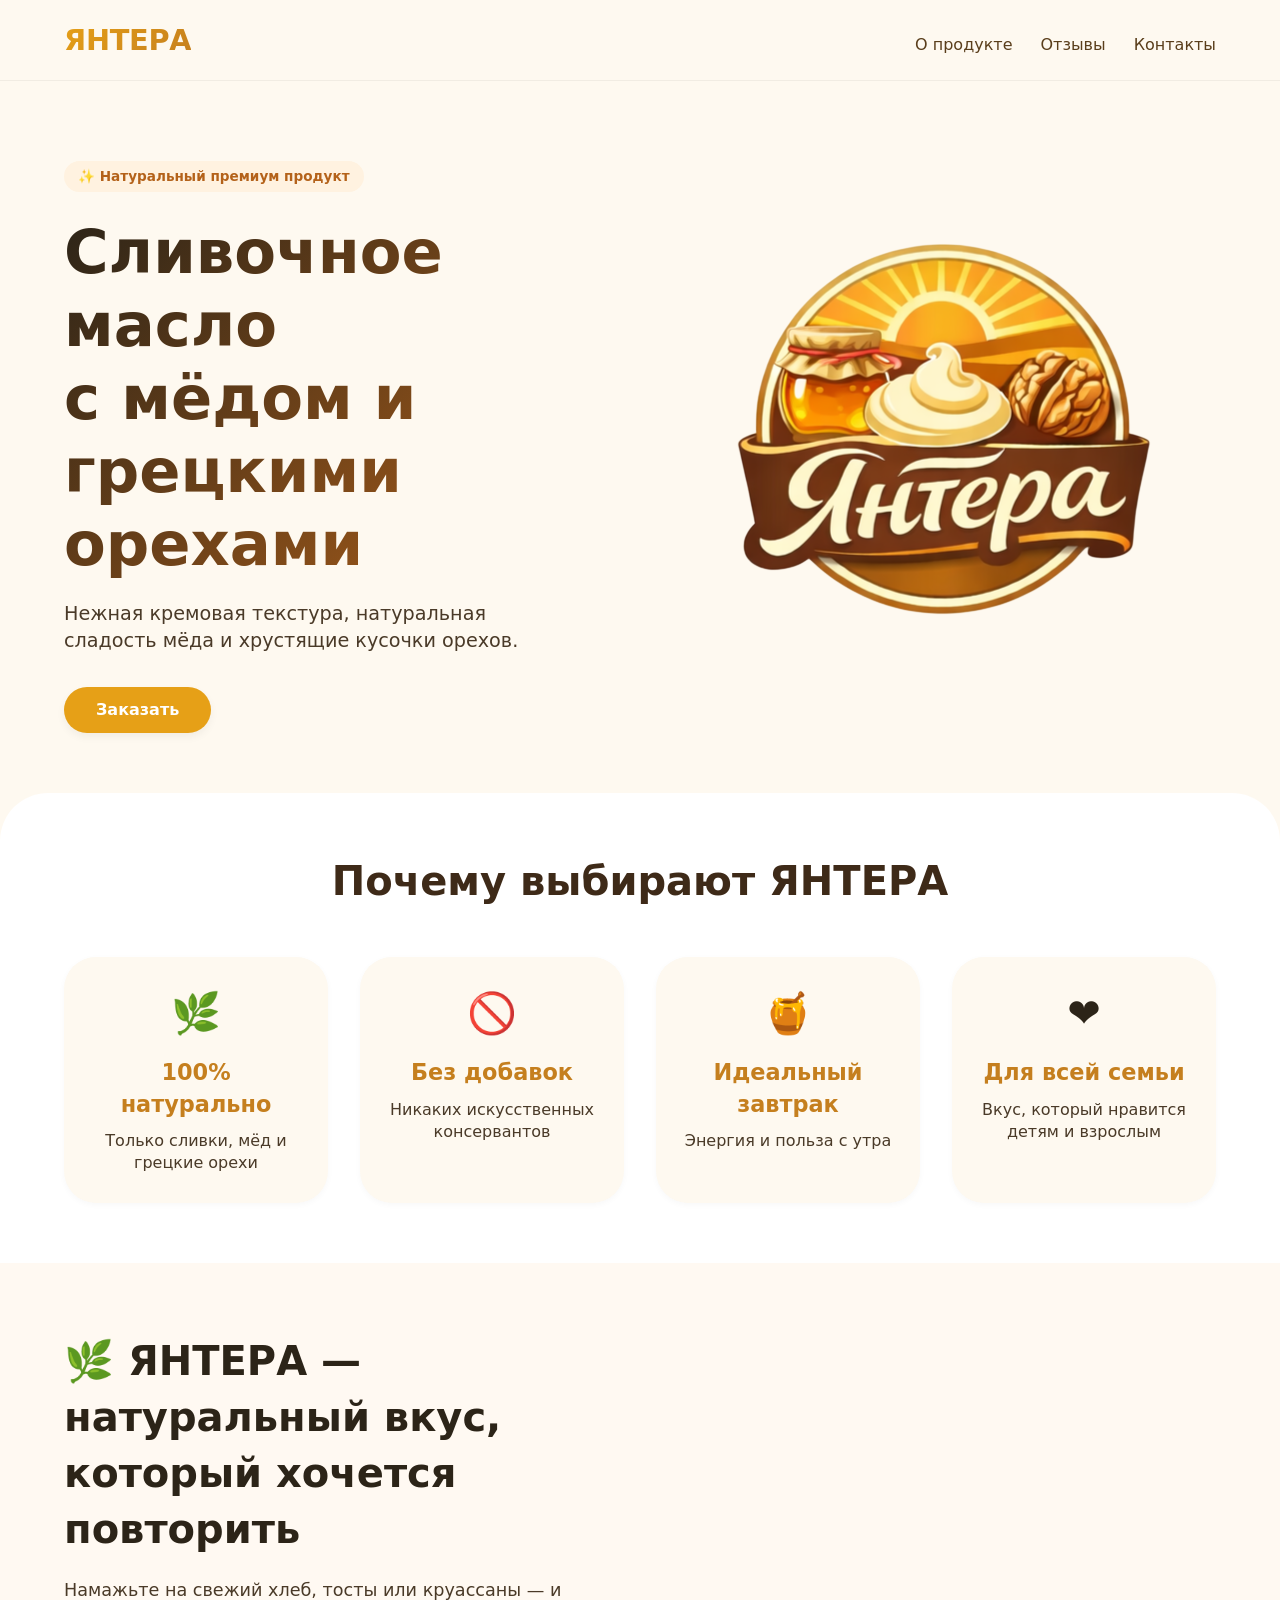
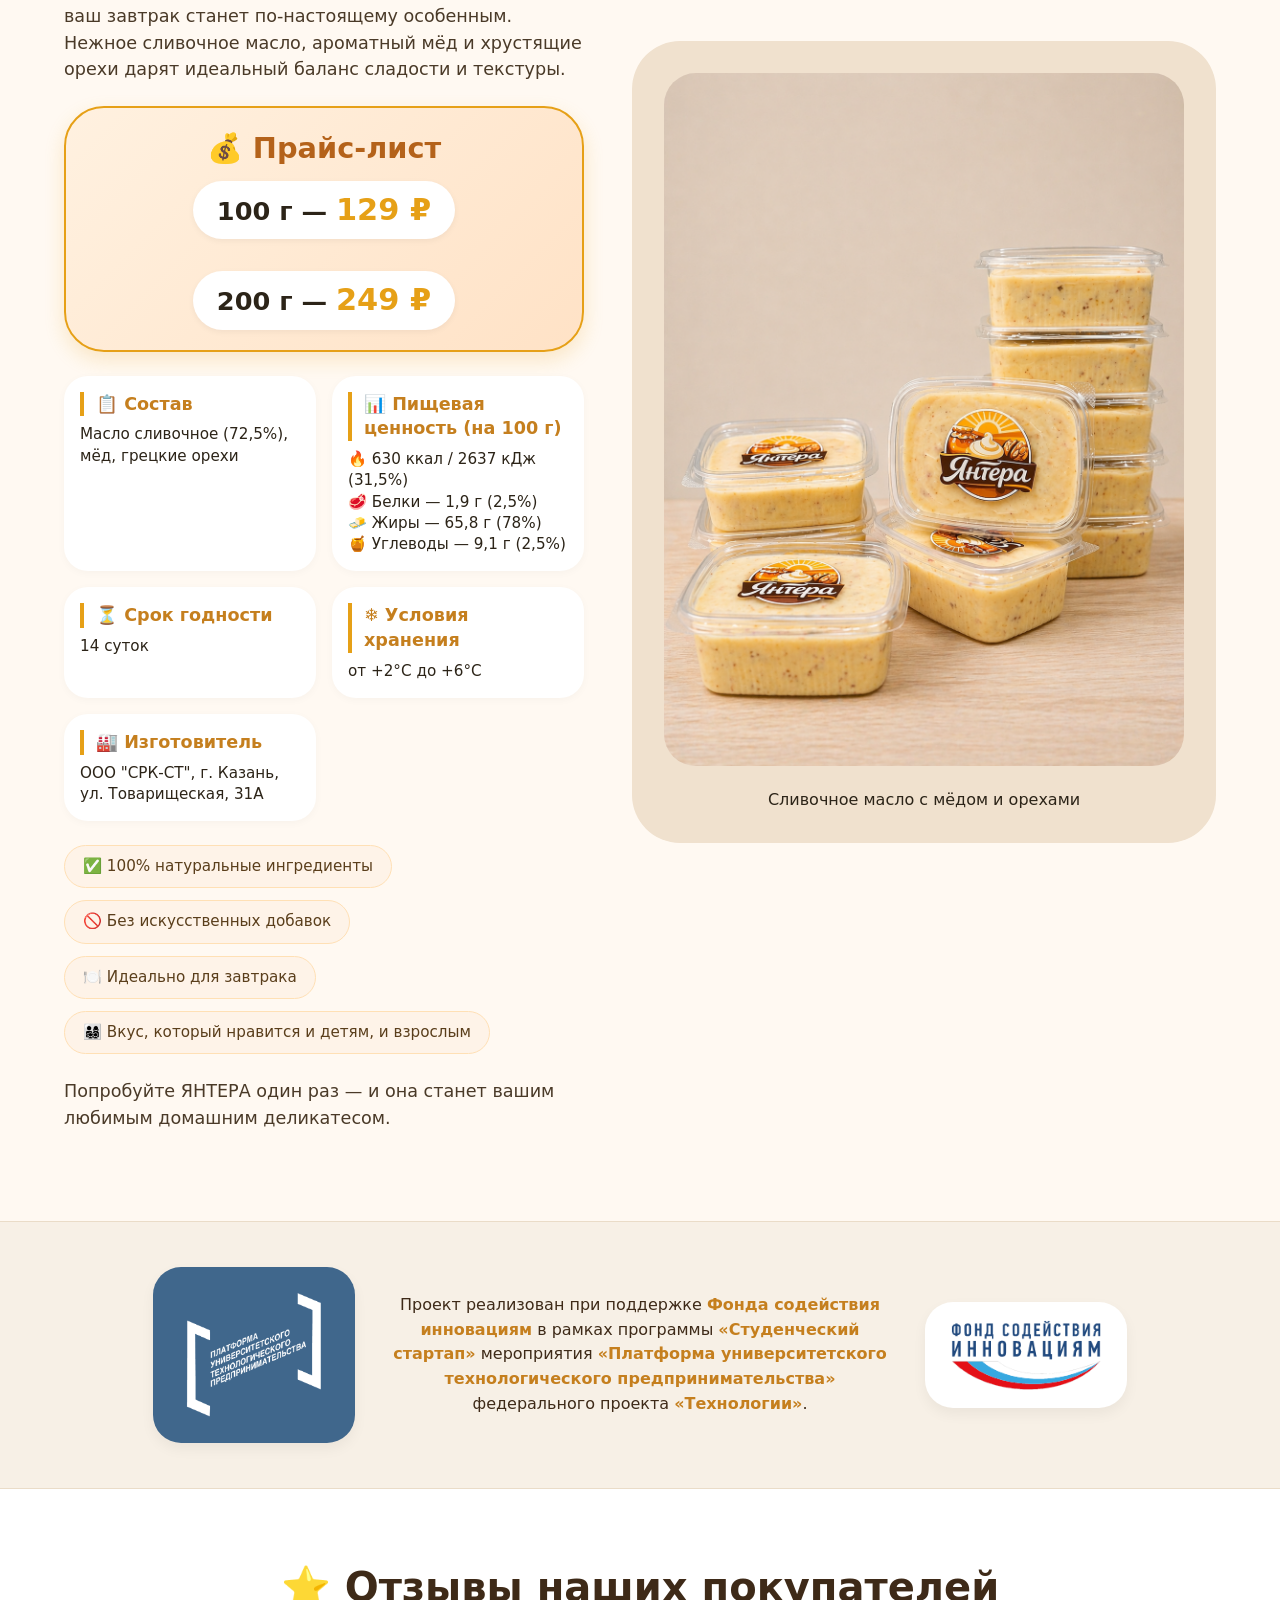
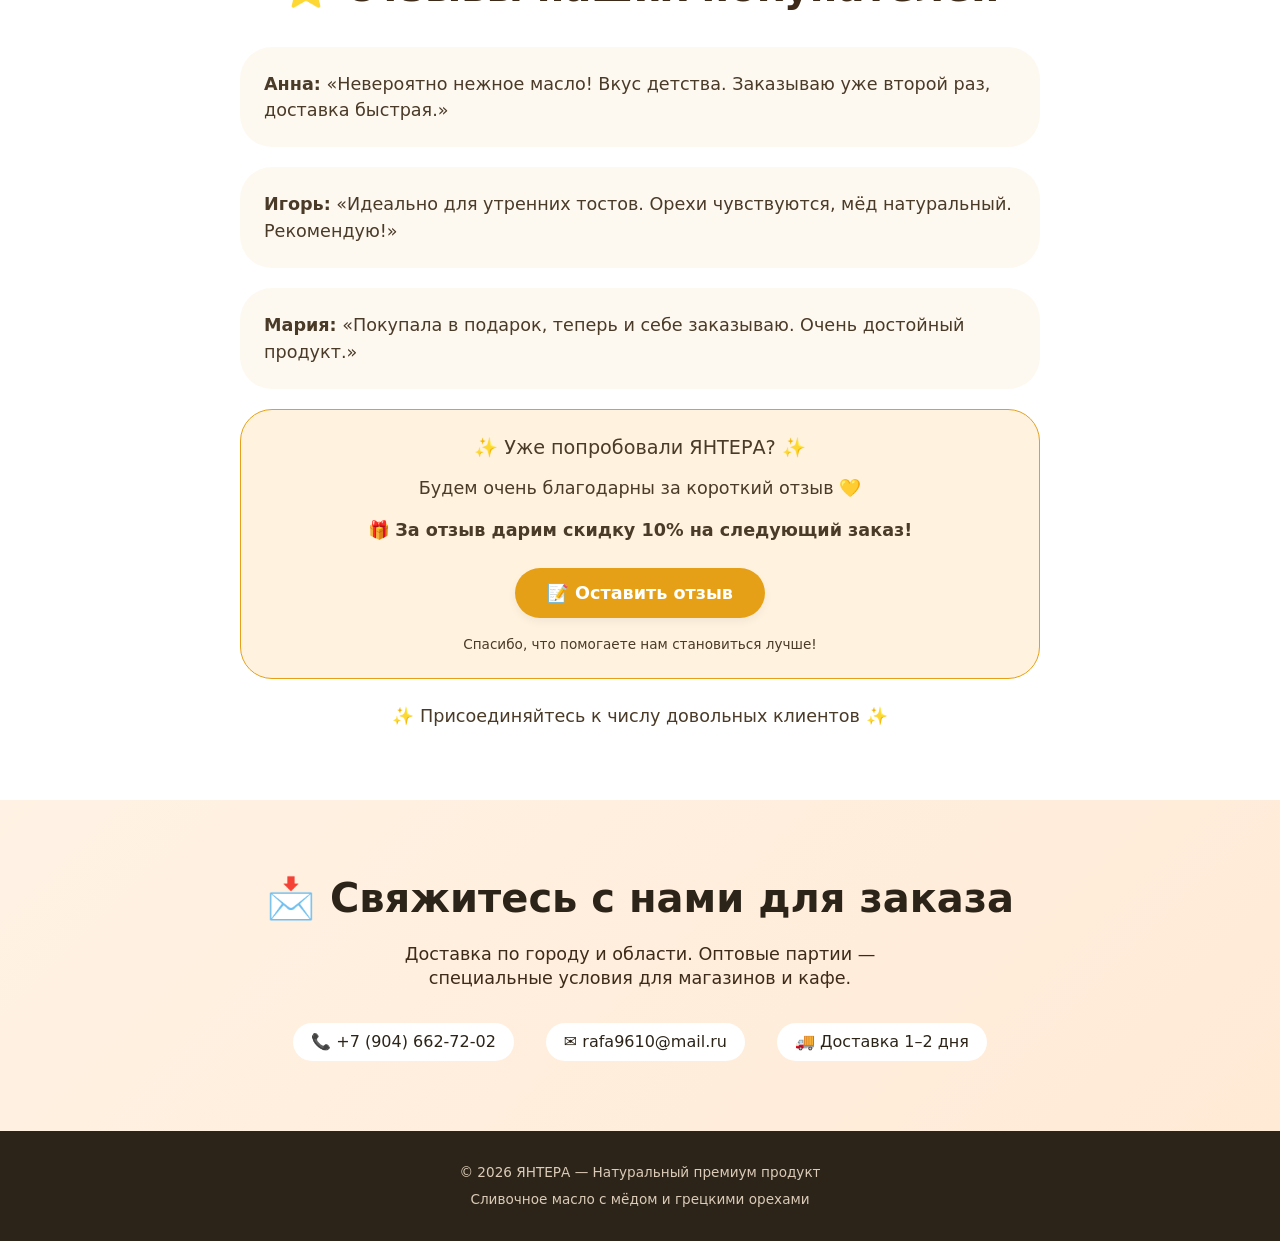
<file: index.html>
<!DOCTYPE html>
<html lang="ru">
<head>
    <meta charset="UTF-8">
    <meta name="viewport" content="width=device-width, initial-scale=1.0, viewport-fit=cover">
    <!-- Favicon для браузеров и поисковых систем -->
    <link rel="icon" type="image/png" sizes="128x128" href="yantera_logo_128x128.png">
    <link rel="icon" type="image/png" sizes="64x64" href="yantera_logo_128x128.png">
    <link rel="icon" type="image/png" sizes="32x32" href="yantera_logo_128x128.png">
    <link rel="shortcut icon" type="image/png" href="yantera_logo_128x128.png">

    <!-- Для Apple / iOS (если нужно) -->
    <link rel="apple-touch-icon" sizes="180x180" href="yantera_logo_128x128.png">

    <!-- Цвет темы для браузера (опционально, под ваш стиль) -->
    <meta name="theme-color" content="#E6A017">
    <title>ЯНТЕРА — Сливочное масло с мёдом и грецкими орехами</title>
    <style>
        * {
            margin: 0;
            padding: 0;
            box-sizing: border-box;
        }

        body {
            font-family: system-ui, -apple-system, 'Segoe UI', Roboto, 'Helvetica Neue', sans-serif;
            background: #FEF9F0;
            color: #2C2418;
            line-height: 1.4;
            /* Убираем scroll-behavior: smooth, чтобы не конфликтовать с JS */
        }

        .container {
            max-width: 1200px;
            margin: 0 auto;
            padding: 0 24px;
        }

        /* Шапка */
        .header {
            padding: 20px 0;
            border-bottom: 1px solid rgba(0,0,0,0.05);
            background: rgba(254,249,240,0.95);
            backdrop-filter: blur(8px);
            position: sticky;
            top: 0;
            z-index: 100;
        }
        .header-inner {
            display: flex;
            justify-content: space-between;
            align-items: baseline;
            flex-wrap: wrap;
            gap: 16px;
        }
        .logo {
            font-size: 1.8rem;
            font-weight: 700;
            letter-spacing: -0.01em;
            background: linear-gradient(135deg, #E6A017, #C57F1E);
            background-clip: text;
            -webkit-background-clip: text;
            color: transparent;
        }
        .nav-links {
            display: flex;
            gap: 28px;
            flex-wrap: wrap;
        }
        .nav-links a {
            text-decoration: none;
            color: #5A3E1B;
            font-weight: 500;
            transition: color 0.2s;
        }
        .nav-links a:hover {
            color: #C57F1E;
        }

        /* Кнопка */
        .btn {
            display: inline-block;
            background: #E6A017;
            color: white;
            font-weight: 600;
            padding: 12px 32px;
            border-radius: 48px;
            text-decoration: none;
            transition: all 0.25s ease;
            border: none;
            cursor: pointer;
            box-shadow: 0 4px 8px rgba(0,0,0,0.05);
        }
        .btn:hover {
            background: #C57F1E;
            transform: translateY(-2px);
            box-shadow: 0 8px 18px rgba(198,127,30,0.2);
        }

        /* Hero */
        .hero {
            padding: 80px 0 60px;
        }
        .hero-grid {
            display: flex;
            flex-wrap: wrap;
            gap: 48px;
            align-items: center;
            justify-content: space-between;
        }
        .hero-content {
            flex: 1;
            min-width: 280px;
        }
        .hero-badge {
            background: #FFF2E0;
            color: #B4621A;
            display: inline-block;
            padding: 6px 14px;
            border-radius: 40px;
            font-size: 0.85rem;
            font-weight: 600;
            margin-bottom: 24px;
        }
        .hero-content h1 {
            font-size: 3.8rem;
            font-weight: 800;
            line-height: 1.2;
            margin-bottom: 20px;
            background: linear-gradient(135deg, #2C2418, #B4621A);
            background-clip: text;
            -webkit-background-clip: text;
            color: transparent;
        }
        .hero-content p {
            font-size: 1.2rem;
            color: #4A3A28;
            margin-bottom: 32px;
            max-width: 500px;
        }
        .hero-image {
            flex: 1;
            text-align: center;
        }
        .hero-image svg {
            max-width: 100%;
            height: auto;
            filter: drop-shadow(0 12px 20px rgba(0,0,0,0.1));
        }

        /* Преимущества */
        .features {
            padding: 60px 0;
            background: #FFFFFF;
            border-radius: 48px 48px 0 0;
        }
        .section-title {
            text-align: center;
            font-size: 2.5rem;
            font-weight: 700;
            margin-bottom: 48px;
            color: #3E2A18;
        }
        .features-grid {
            display: flex;
            flex-wrap: wrap;
            gap: 32px;
            justify-content: center;
        }
        .feature-card {
            background: #FEF9F0;
            padding: 28px 20px;
            border-radius: 32px;
            flex: 1;
            min-width: 200px;
            text-align: center;
            transition: all 0.2s;
            box-shadow: 0 2px 6px rgba(0,0,0,0.03);
        }
        .feature-card:hover {
            transform: translateY(-6px);
            background: #FFF5E8;
        }
        .feature-icon {
            font-size: 2.5rem;
            margin-bottom: 16px;
        }
        .feature-card h3 {
            font-size: 1.4rem;
            margin-bottom: 10px;
            color: #C57F1E;
        }
        .feature-card p {
            color: #4A3A28;
        }

        /* О продукте */
        .product-desc {
            padding: 70px 0;
            background: #FFF9F2;
        }
        .desc-inner {
            display: flex;
            flex-wrap: wrap;
            gap: 48px;
            align-items: center;
        }
        .desc-text {
            flex: 1;
        }
        .desc-text h2 {
            font-size: 2.5rem;
            margin-bottom: 20px;
            color: #2C2418;
        }
        .desc-text p {
            font-size: 1.1rem;
            margin-bottom: 20px;
            color: #4A3A28;
            line-height: 1.5;
        }
        .desc-highlight {
            background: #FFF0DF;
            padding: 16px 24px;
            border-radius: 28px;
            margin: 20px 0;
            font-weight: 500;
        }
        .product-specs {
            display: flex;
            flex-wrap: wrap;
            gap: 16px;
            margin: 24px 0;
            background: #FFFFFF;
            border-radius: 28px;
            padding: 20px;
        }
        .spec-item {
            flex: 1;
            min-width: 140px;
            background: #FEF9F0;
            padding: 12px;
            border-radius: 20px;
            text-align: center;
        }
        .spec-label {
            font-weight: 700;
            color: #B4621A;
            margin-bottom: 6px;
        }
        .spec-value {
            color: #2C2418;
            font-size: 0.95rem;
        }
        .desc-image {
            flex: 1;
            background: #F0E1CE;
            border-radius: 48px;
            padding: 32px;
            text-align: center;
        }

        /* История и отзывы */
        .history, .reviews {
            padding: 70px 0;
            background: #FFFFFF;
        }
        .history {
            background: #FFF9F2;
        }
        .history h2, .reviews h2 {
            font-size: 2.5rem;
            margin-bottom: 32px;
            text-align: center;
            color: #3E2A18;
        }
        .history-content, .reviews-content {
            max-width: 800px;
            margin: 0 auto;
            text-align: center;
            color: #4A3A28;
            font-size: 1.1rem;
            line-height: 1.5;
        }
        .review-card {
            background: #FEF9F0;
            padding: 24px;
            border-radius: 32px;
            margin: 20px 0;
            text-align: left;
        }

        /* Контакты */
        .contact {
            padding: 70px 0;
            background: linear-gradient(135deg, #FFF2E4, #FFEAD6);
            text-align: center;
        }
        .contact h2 {
            font-size: 2.5rem;
            margin-bottom: 16px;
        }
        .contact p {
            font-size: 1.1rem;
            max-width: 560px;
            margin: 0 auto 32px;
            color: #3E2A18;
        }
        .contact-info {
            margin-top: 32px;
            display: flex;
            justify-content: center;
            gap: 32px;
            flex-wrap: wrap;
            font-size: 1rem;
        }
        .contact-info span {
            font-weight: 500;
            background: white;
            padding: 8px 18px;
            border-radius: 60px;
            display: inline-flex;
            align-items: center;
            gap: 8px;
        }

        /* Футер */
        .footer {
            background: #2C2418;
            color: #DBCBB8;
            text-align: center;
            padding: 32px 0;
            font-size: 0.85rem;
        }
        
        /* Блок поддержки Фонда содействия инновациям */
        .support-v2 {
            background: #F7F0E6;
            padding: 45px 0;
            border-top: 1px solid #EADCC8;
            border-bottom: 1px solid #EADCC8;
        }
        .support-v2 .support-content {
            display: flex;
            flex-wrap: wrap;
            align-items: center;
            justify-content: center;
            gap: 35px;
        }
        .support-v2 .support-logo {
            flex-shrink: 0;
            background: white;
            padding: 18px 26px;
            border-radius: 28px;
            box-shadow: 0 6px 14px rgba(0,0,0,0.05);
            transition: all 0.25s ease;
        }
        .support-v2 .support-logo:hover {
            transform: translateY(-3px);
            box-shadow: 0 12px 22px rgba(0,0,0,0.1);
        }
        .support-v2 .support-logo img {
            max-width: 150px;
            height: auto;
            display: block;
        }
        .support-v2 .support-text {
            flex: 1;
            min-width: 260px;
            max-width: 500px;
            font-size: 1rem;
            line-height: 1.55;
            color: #3E2A18;
            text-align: center;
        }
        .support-v2 .support-text strong {
            color: #C57F1E;
            font-weight: 700;
        }
        @media (max-width: 800px) {
            .support-v2 .support-content {
                flex-direction: column;
                gap: 24px;
            }
            .support-v2 .support-text {
                order: -1;
            }
            .support-v2 .support-logo img {
                max-width: 130px;
            }
        }

        /* Яркий блок прайс-листа */
        .price-block {
            background: linear-gradient(135deg, #FFF1E0, #FFE2C6);
            border: 2px solid #E6A017;
            border-radius: 40px;
            padding: 20px 24px;
            margin: 24px 0;
            text-align: center;
            box-shadow: 0 8px 20px rgba(230, 160, 23, 0.2);
        }
        .price-title {
            font-size: 1.8rem;
            font-weight: 800;
            color: #B4621A;
            margin-bottom: 12px;
        }
        .price-items {
            display: flex;
            justify-content: center;
            gap: 32px;
            flex-wrap: wrap;
        }
        .price-item {
            font-size: 1.6rem;
            font-weight: 600;
            background: white;
            padding: 8px 24px;
            border-radius: 60px;
            box-shadow: 0 2px 6px rgba(0,0,0,0.05);
        }
        .price-item strong {
            color: #E6A017;
            font-size: 1.9rem;
        }

        /* Сетка для характеристик */
        .product-info-grid {
            display: grid;
            grid-template-columns: repeat(auto-fit, minmax(240px, 1fr));
            gap: 16px;
            margin: 24px 0;
        }
        .info-card {
            background: #FFFFFF;
            border-radius: 24px;
            padding: 16px;
            box-shadow: 0 2px 8px rgba(0,0,0,0.03);
            transition: transform 0.2s;
        }
        .info-card:hover {
            transform: translateY(-3px);
        }
        .info-label {
            font-weight: 700;
            color: #C57F1E;
            font-size: 1.1rem;
            margin-bottom: 8px;
            border-left: 4px solid #E6A017;
            padding-left: 12px;
        }
        .info-value {
            color: #2C2418;
            font-size: 0.95rem;
            line-height: 1.4;
        }

        /* Преимущества в виде сетки */
        .advantages {
            display: flex;
            flex-wrap: wrap;
            gap: 12px;
            margin: 24px 0;
        }
        .advantage-item {
            background: #FEF3E8;
            padding: 10px 18px;
            border-radius: 40px;
            font-weight: 500;
            color: #5A3E1B;
            font-size: 0.95rem;
            border: 1px solid #FFE0B5;
        }

        .hero-image img,
        .desc-image img {
            max-width: 100%;
            height: auto;
            border-radius: 32px;
        }
        
        /* Адаптация Hero-блока */
        @media (max-width: 900px) {
            .hero {
                padding: 60px 0 40px;
            }
            .hero-content h1 {
                font-size: 2.8rem;
            }
            .hero-content p {
                font-size: 1rem;
            }
        }

        @media (max-width: 640px) {
            .hero {
                padding: 40px 0 30px;
            }
            .hero-grid {
                flex-direction: column;
                text-align: center;
                gap: 32px;
            }
            .hero-content {
                order: 1; /* текст сверху, картинка снизу */
            }
            .hero-image {
                order: 2;
            }
            .hero-content h1 {
                font-size: 2.2rem;
            }
            .hero-content p {
                font-size: 1rem;
                max-width: 100%;
                margin-left: auto;
                margin-right: auto;
            }
            .hero-badge {
                font-size: 0.75rem;
            }
            .hero-image img {
                max-width: 80%;
                margin: 0 auto;
            }
        }
    </style>
</head>
<body>

<header class="header">
    <div class="container header-inner">
        <div class="logo">ЯНТЕРА</div>
        <div class="nav-links">
            <a href="#about">О продукте</a>
            <!-- <a href="#history">История</a> -->
            <a href="#reviews">Отзывы</a>
            <a href="#contacts">Контакты</a>
        </div>
    </div>
</header>

<main>
    <!-- Hero -->
    <section class="hero">
        <div class="container hero-grid">
            <div class="hero-content">
                <div class="hero-badge">✨ Натуральный премиум продукт</div>
                <h1>Сливочное масло<br>с мёдом и грецкими орехами</h1>
                <p>Нежная кремовая текстура, натуральная сладость мёда и хрустящие кусочки орехов.</p>
                <a href="#contacts" class="btn">Заказать</a>
            </div>
            <div class="hero-image">
                <img src="yantera_logo.png" alt="Логотип ЯНТЕРА">
            </div>
        </div>
    </section>

    <!-- Преимущества -->
    <section class="features">
        <div class="container">
            <h2 class="section-title">Почему выбирают ЯНТЕРА</h2>
            <div class="features-grid">
                <div class="feature-card"><div class="feature-icon">🌿</div><h3>100% натурально</h3><p>Только сливки, мёд и грецкие орехи</p></div>
                <div class="feature-card"><div class="feature-icon">🚫</div><h3>Без добавок</h3><p>Никаких искусственных консервантов</p></div>
                <div class="feature-card"><div class="feature-icon">🍯</div><h3>Идеальный завтрак</h3><p>Энергия и польза с утра</p></div>
                <div class="feature-card"><div class="feature-icon">❤️</div><h3>Для всей семьи</h3><p>Вкус, который нравится детям и взрослым</p></div>
            </div>
        </div>
    </section>

    <!-- О продукте -->
    <section id="about" class="product-desc">
        <div class="container desc-inner">
            <div class="desc-text">
                <h2>🌿 ЯНТЕРА — натуральный вкус, который хочется повторить</h2>
                <p>Намажьте на свежий хлеб, тосты или круассаны — и ваш завтрак станет по-настоящему особенным. Нежное сливочное масло, ароматный мёд и хрустящие орехи дарят идеальный баланс сладости и текстуры.</p>

                <!-- ========== ЯРКИЙ ПРАЙС-ЛИСТ ========== -->
                <div class="price-block">
                    <div class="price-title">💰 Прайс-лист</div>
                    <div class="price-items">
                        <div class="price-item">100 г — <strong>129 ₽</strong></div>
                        <div class="price-item">200 г — <strong>249 ₽</strong></div>
                    </div>
                </div>

                <!-- ========== ОСНОВНЫЕ ХАРАКТЕРИСТИКИ В ДВЕ КОЛОНКИ ========== -->
                <div class="product-info-grid">
                    <div class="info-card">
                        <div class="info-label">📋 Состав</div>
                        <div class="info-value">Масло сливочное (72,5%), мёд, грецкие орехи</div>
                    </div>
                    <div class="info-card">
                        <div class="info-label">📊 Пищевая ценность (на 100 г)</div>
                        <div class="info-value">
                            🔥 630 ккал / 2637 кДж (31,5%)<br>
                            🥩 Белки — 1,9 г (2,5%)<br>
                            🧈 Жиры — 65,8 г (78%)<br>
                            🍯 Углеводы — 9,1 г (2,5%)
                        </div>
                    </div>
                    <div class="info-card">
                        <div class="info-label">⏳ Срок годности</div>
                        <div class="info-value">14 суток</div>
                    </div>
                    <div class="info-card">
                        <div class="info-label">❄️ Условия хранения</div>
                        <div class="info-value">от +2°C до +6°C</div>
                    </div>
                    <div class="info-card">
                        <div class="info-label">🏭 Изготовитель</div>
                        <div class="info-value">ООО "СРК-СТ", г. Казань, ул. Товарищеская, 31А</div>
                    </div>
                </div>

                <!-- ========== ПРЕИМУЩЕСТВА (из второго фото) ========== -->
                <div class="advantages">
                    <div class="advantage-item">✅ 100% натуральные ингредиенты</div>
                    <div class="advantage-item">🚫 Без искусственных добавок</div>
                    <div class="advantage-item">🍽️ Идеально для завтрака</div>
                    <div class="advantage-item">👨‍👩‍👧‍👦 Вкус, который нравится и детям, и взрослым</div>
                </div>

                <p>Попробуйте ЯНТЕРА один раз — и она станет вашим любимым домашним деликатесом.</p>
            </div>

            <!-- Блок с вашим фото -->
            <div class="desc-image">
                <img src="yantera_image.png" alt="Сливочное масло с мёдом и грецкими орехами">
                <p style="margin-top: 16px; font-weight: 500;">Сливочное масло с мёдом и орехами</p>
            </div>
        </div>
    </section>

    <!-- История бренда -->
    <!-- <section id="history" class="history">
        <div class="container">
            <h2>📖 История бренда</h2>
            <div class="history-content">
                <p>(Текст истории бренда появится позже)</p>
            </div>
        </div>
    </section> -->

    <!-- Блок поддержки Вариант 2: Фото слева + текст по центру + фото справа -->
    <section class="support support-v2">
        <div class="container support-container">
            <div class="support-content">
                <div class="support-logo" style="background-color: #40678c;">
                    <img src="Risunok1.png" alt="Фонд содействия инновациям">
                </div>
                <div class="support-text">
                    <p>
                        Проект реализован при поддержке <strong>Фонда содействия инновациям</strong> 
                        в рамках программы <strong>«Студенческий стартап»</strong> мероприятия 
                        <strong>«Платформа университетского технологического предпринимательства»</strong> 
                        федерального проекта <strong>«Технологии»</strong>.
                    </p>
                </div>
                <div class="support-logo">
                    <img src="fond_image.png" alt="Фонд содействия инновациям">
                </div>
            </div>
        </div>
    </section>

    <!-- Отзывы + призыв оставить отзыв -->
    <section id="reviews" class="reviews">
        <div class="container">
            <h2>⭐ Отзывы наших покупателей</h2>
            <div class="reviews-content">
                <div class="review-card">
                    <p><strong>Анна:</strong> «Невероятно нежное масло! Вкус детства. Заказываю уже второй раз, доставка быстрая.»</p>
                </div>
                <div class="review-card">
                    <p><strong>Игорь:</strong> «Идеально для утренних тостов. Орехи чувствуются, мёд натуральный. Рекомендую!»</p>
                </div>
                <div class="review-card">
                    <p><strong>Мария:</strong> «Покупала в подарок, теперь и себе заказываю. Очень достойный продукт.»</p>
                </div>

                <!-- НОВЫЙ БЛОК ПРИЗЫВА ОСТАВИТЬ ОТЗЫВ -->
                <div class="review-card" style="background: #FFF2DF; border: 1px solid #E6A017; text-align: center;">
                    <p style="font-size: 1.2rem; margin-bottom: 12px;">✨ Уже попробовали ЯНТЕРА? ✨</p>
                    <p>Будем очень благодарны за короткий отзыв 💛</p>
                    <p style="margin: 16px 0;">🎁 <strong>За отзыв дарим скидку 10% на следующий заказ!</strong></p>
                    <a href="https://forms.yandex.ru/cloud/69e4c3dce010dbde988a5d4a" target="_blank" class="btn" style="display: inline-block; margin-top: 8px;">📝 Оставить отзыв</a>
                    <p style="margin-top: 16px; font-size: 0.85rem;">Спасибо, что помогаете нам становиться лучше!</p>
                </div>

                <p style="margin-top: 24px;">✨ Присоединяйтесь к числу довольных клиентов ✨</p>
            </div>
        </div>
    </section>

    <!-- Заказ и контакты -->
    <section id="contacts" class="contact">
        <div class="container">
            <h2>📩 Свяжитесь с нами для заказа</h2>
            <p>Доставка по городу и области. Оптовые партии — специальные условия для магазинов и кафе.</p>
            <div class="contact-info">
                <span>📞 +7 (904) 662-72-02</span>
                <span>✉️ rafa9610@mail.ru</span>
                <span>🚚 Доставка 1–2 дня</span>
            </div>
        </div>
    </section>
</main>

<footer class="footer" id="footer">
    <div class="container">
        <p>© 2026 ЯНТЕРА — Натуральный премиум продукт</p>
        <p style="margin-top: 8px;">Сливочное масло с мёдом и грецкими орехами</p>
    </div>
</footer>

<script>
    (function() {
        // Получаем высоту липкой шапки (динамически, на случай если она изменится)
        function getHeaderOffset() {
            const header = document.querySelector('.header');
            if (!header) return 80;
            return header.offsetHeight + 20; // 20px дополнительного отступа
        }

        // Плавная прокрутка к элементу с учётом шапки
        function smoothScrollTo(targetElement) {
            if (!targetElement) return;
            const offset = getHeaderOffset();
            const targetPosition = targetElement.getBoundingClientRect().top + window.pageYOffset - offset;
            window.scrollTo({
                top: targetPosition,
                behavior: 'smooth'
            });
        }

        // Обрабатываем все якорные ссылки
        document.querySelectorAll('a[href^="#"]').forEach(anchor => {
            anchor.addEventListener('click', function(e) {
                const targetId = this.getAttribute('href');
                if (targetId === "#" || targetId === "") return;
                const target = document.querySelector(targetId);
                if (target) {
                    e.preventDefault();
                    smoothScrollTo(target);
                    // Обновляем URL без скачка (опционально)
                    history.pushState(null, null, targetId);
                }
            });
        });

        // Если в URL уже есть якорь при загрузке страницы — прокручиваем с учётом шапки
        if (window.location.hash) {
            const target = document.querySelector(window.location.hash);
            if (target) {
                setTimeout(() => {
                    smoothScrollTo(target);
                }, 100);
            }
        }
    })();
</script>
</body>
</html>
</file>
